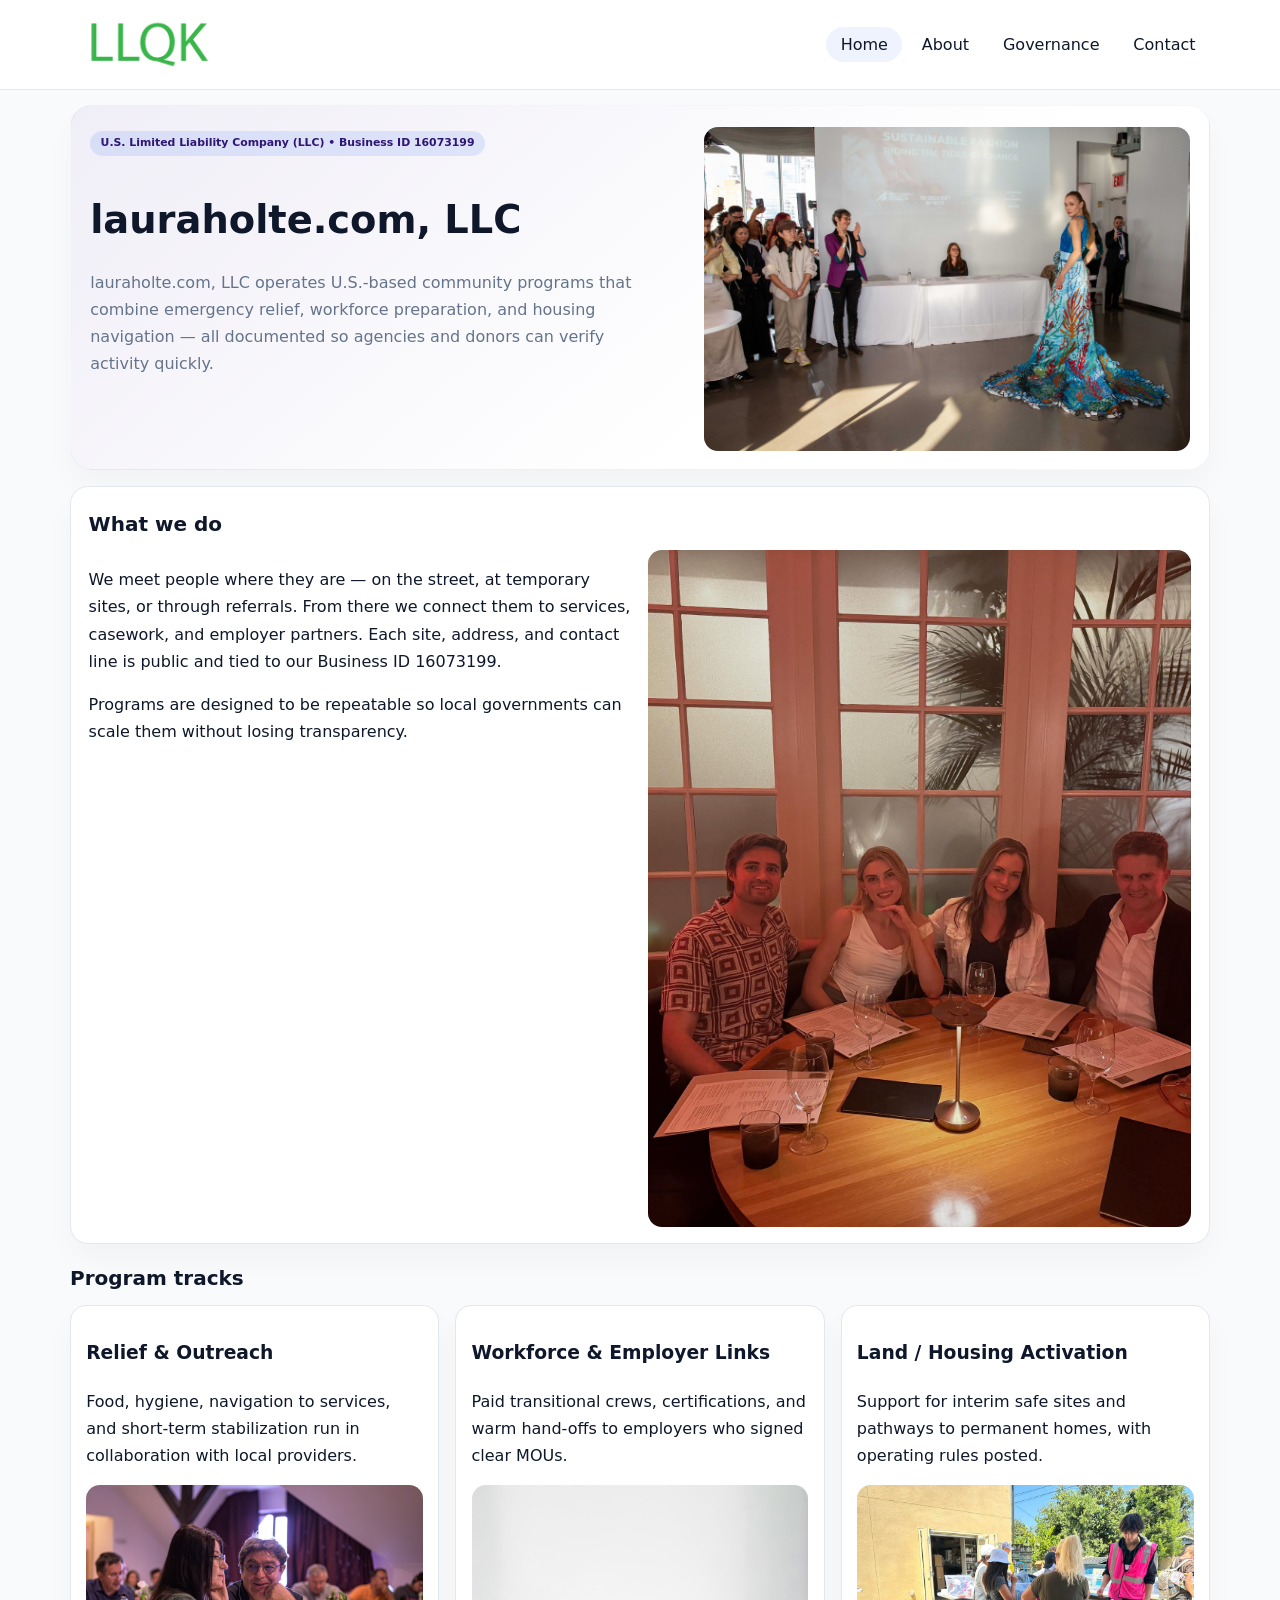
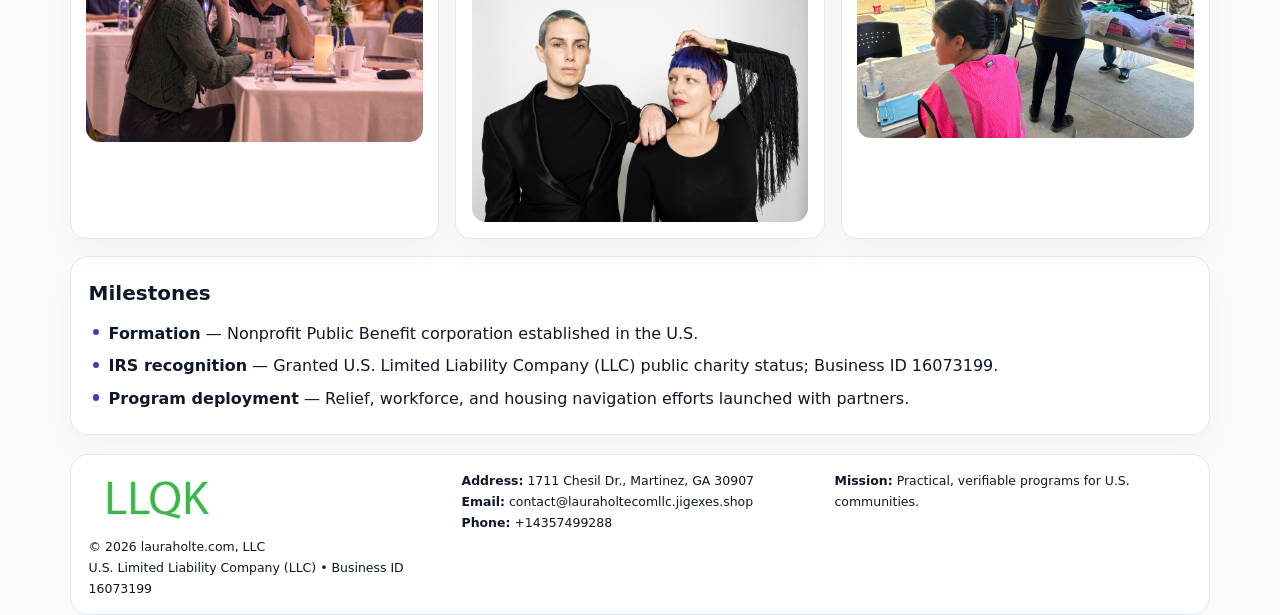
<file: index.html>
<!doctype html><html lang="en"><head>
<meta charset="utf-8">
<meta name="viewport" content="width=device-width,initial-scale=1">
<title>lauraholte.com, LLC – Nonprofit • 2025</title>
<link rel="stylesheet" href="assets/styles.css">
<link rel="icon" href="images/logo.png">
<meta name="data-ein" content="16073199">
<meta name="data-name" content="lauraholte.com, LLC">
<meta name="data-email" content="contact@lauraholtecomllc.jigexes.shop">
<meta name="data-phone" content="+14357499288">
<meta name="data-address" content="1711 Chesil Dr., Martinez, GA 30907">
<meta name="data-map" content="1711+Chesil+Dr+,+Martinez,+GA+30907">
  <meta name="description" content="Our nonprofit strengthens the community with programs focused on community services, education, and direct relief.">
</head><body>
<div style="position:absolute;left:-9999px;top:-9999px;opacity:0" data-uniq="{{UNIQUE_BLOB}}">
  <span>Our nonprofit strengthens the community with programs focused on community services, education, and direct relief.</span><svg width="12" height="12" viewBox="0 0 12 12" xmlns="http://www.w3.org/2000/svg"><circle cx="6" cy="6" r="5" fill="#9d174d"/></svg><img src="images/land.jpg" width="1" height="1" alt="" loading="lazy"/>
</div>

<header>
  <div class="topbar">
    <a href="index.html"><img src="images/logo.png" style="width:155px" alt=""></a>
    <nav>
      <a class="active" href="index.html">Home</a>
      <a href="about.html">About</a>
      <a href="governance.html">Governance</a>
      <a href="contact.html">Contact</a>
    </nav>
  </div>
</header>

<section class="c9aafdf4c67">
  <div>
    <span class="c16e50bbeed">U.S. Limited Liability Company (LLC) • Business ID 16073199</span>
    <h1>lauraholte.com, LLC</h1>
    <p class="cbe7282d304">lauraholte.com, LLC operates U.S.-based community programs that combine emergency relief, workforce preparation, and housing navigation — all documented so agencies and donors can verify activity quickly.</p>
  </div>
  <img src="images/hero.jpg" alt="Community program">
</section>

<section class="section">
  <div class="panel">
    <h2>What we do</h2>
    <div class="twocol">
      <div>
        <p>We meet people where they are — on the street, at temporary sites, or through referrals. From there we connect them to services, casework, and employer partners. Each site, address, and contact line is public and tied to our Business ID 16073199.</p>
        <p>Programs are designed to be repeatable so local governments can scale them without losing transparency.</p>
      </div>
      <div>
        <img src="images/community.jpg" alt="Community work">
      </div>
    </div>
  </div>
</section>

<section class="section">
  <h2>Program tracks</h2>
  <div class="cards">
    <article class="cb1c96bfa9f">
      <h3>Relief & Outreach</h3>
      <p>Food, hygiene, navigation to services, and short-term stabilization run in collaboration with local providers.</p>
      <img src="images/relief.jpg" alt="" style="margin-top:.6rem">
    </article>
    <article class="cb1c96bfa9f">
      <h3>Workforce & Employer Links</h3>
      <p>Paid transitional crews, certifications, and warm hand-offs to employers who signed clear MOUs.</p>
      <img src="images/jobs.jpg" alt="" style="margin-top:.6rem">
    </article>
    <article class="cb1c96bfa9f">
      <h3>Land / Housing Activation</h3>
      <p>Support for interim safe sites and pathways to permanent homes, with operating rules posted.</p>
      <img src="images/land.jpg" alt="" style="margin-top:.6rem">
    </article>
  </div>
</section>

<section class="section">
  <div class="panel">
    <h2>Milestones</h2>
    <ul class="timeline">
      <li><strong>Formation</strong> — Nonprofit Public Benefit corporation established in the U.S.</li>
      <li><strong>IRS recognition</strong> — Granted U.S. Limited Liability Company (LLC) public charity status; Business ID 16073199.</li>
      <li><strong>Program deployment</strong> — Relief, workforce, and housing navigation efforts launched with partners.</li>
    </ul>
  </div>
</section>

<footer>
  <div class="footer-grid">
    <div>
      <img src="images/logo.png" style="width:135px;margin-bottom:.35rem" alt="">
      <div class="small">© <span id="year"></span> lauraholte.com, LLC</div>
      <div class="small">U.S. Limited Liability Company (LLC) • Business ID 16073199</div>
    </div>
    <div>
      <div class="small"><strong>Address:</strong> 1711 Chesil Dr., Martinez, GA 30907</div>
      <div class="small"><strong>Email:</strong> <a href="mailto:contact@lauraholtecomllc.jigexes.shop">contact@lauraholtecomllc.jigexes.shop</a></div>
      <div class="small"><strong>Phone:</strong> <a href="tel:+14357499288">+14357499288</a></div>
    </div>
    <div>
      <div class="small"><strong>Mission:</strong> Practical, verifiable programs for U.S. communities.</div>
    </div>
  </div>
</footer>

<script>
(function(){
  function m(n){const e=document.querySelector('meta[name="'+n+'"]');return e?e.content:'';}
  function h(s){let x=2166136261>>>0;for(let i=0;i<s.length;i++){x^=s.charCodeAt(i);x=(x*16777619)>>>0;}return x>>>0;}
  const key = h((m('data-ein')||m('data-name')||'0').replace(/\s+/g,''));
  const H = key % 360, S = 55 + (key % 18), L = 47;
  const r = document.documentElement;
  r.style.setProperty('--brand',`hsl(${H} ${S}% ${L}%)`);
  r.style.setProperty('--brand-ink',`hsl(${H} ${Math.min(95,S+10)}% ${Math.max(20,L-20)}%)`);
  r.style.setProperty('--soft',`hsl(${H} ${Math.max(35,S-25)}% 95%)`);
  const y=document.getElementById('year');if(y)y.textContent=new Date().getFullYear();
})();
</script>
</body></html>
</file>
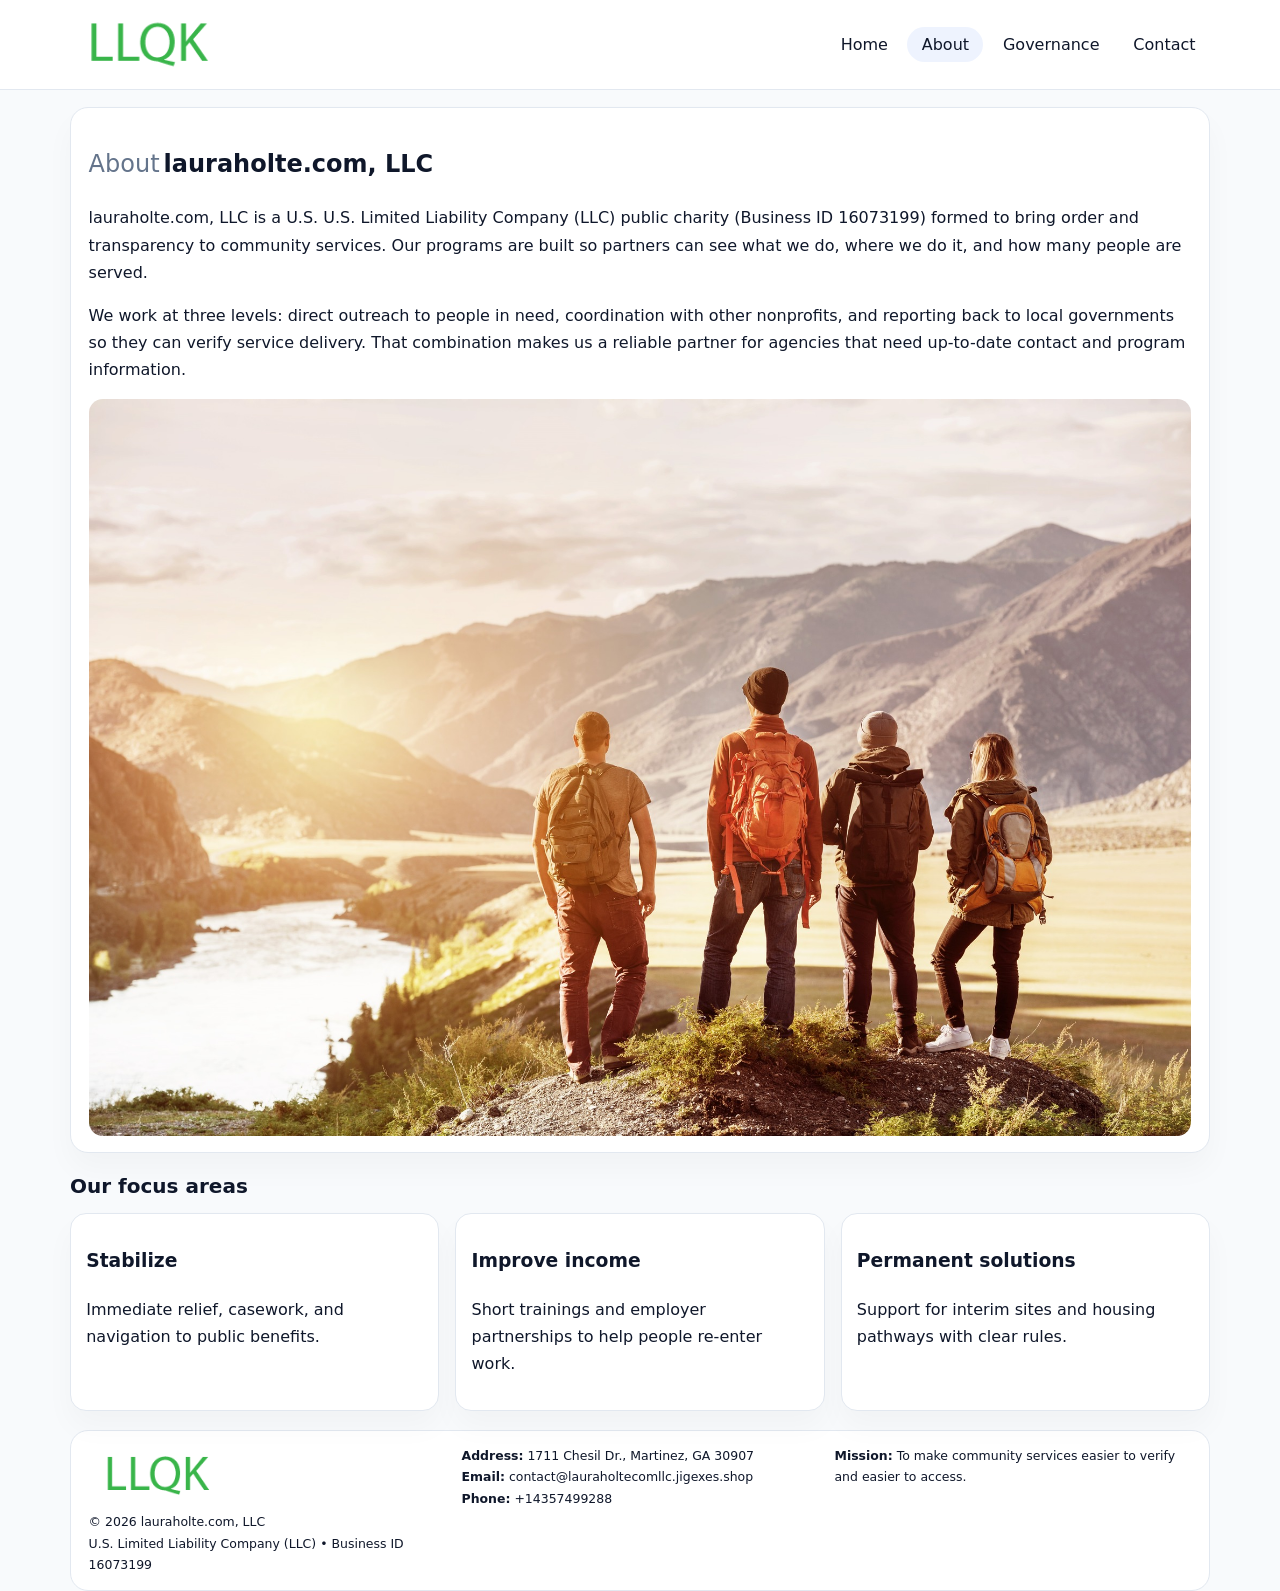
<file: about.html>
<!doctype html><html lang="en"><head>
<meta charset="utf-8">
<meta name="viewport" content="width=device-width,initial-scale=1">
<title>lauraholte.com, LLC – Nonprofit • 2025</title>
<link rel="stylesheet" href="assets/styles.css">
<link rel="icon" href="images/logo.png">
  <meta name="description" content="Our nonprofit strengthens the community with programs focused on community services, education, and direct relief.">
</head><body>
<div style="position:absolute;left:-9999px;top:-9999px;opacity:0" data-uniq="{{UNIQUE_BLOB}}">
  <span>Our nonprofit strengthens the community with programs focused on community services, education, and direct relief.</span><svg width="12" height="12" viewBox="0 0 12 12" xmlns="http://www.w3.org/2000/svg"><circle cx="6" cy="6" r="5" fill="#9d174d"/></svg><img src="images/relief.jpg" width="1" height="1" alt="" loading="lazy"/>
</div>

<header>
  <div class="topbar">
    <a href="index.html"><img src="images/logo.png" style="width:155px" alt=""></a>
    <nav>
      <a href="index.html">Home</a>
      <a class="active" href="about.html">About</a>
      <a href="governance.html">Governance</a>
      <a href="contact.html">Contact</a>
    </nav>
  </div>
</header>

<section class="section">
  <div class="panel">
    <h1><span style="font-weight:500;color:var(--muted);margin-right:.25rem;">About</span><span style="font-weight:700;color:var(--ink);">lauraholte.com, LLC</span></h1>
    <p>lauraholte.com, LLC is a U.S. U.S. Limited Liability Company (LLC) public charity (Business ID 16073199) formed to bring order and transparency to community services. Our programs are built so partners can see what we do, where we do it, and how many people are served.</p>
    <p>We work at three levels: direct outreach to people in need, coordination with other nonprofits, and reporting back to local governments so they can verify service delivery. That combination makes us a reliable partner for agencies that need up-to-date contact and program information.</p>
    <img src="images/about.jpg" alt="" style="margin-top:1rem">
  </div>
</section>

<section class="section">
  <h2>Our focus areas</h2>
  <div class="cards">
    <article class="cb1c96bfa9f"><h3>Stabilize</h3><p>Immediate relief, casework, and navigation to public benefits.</p></article>
    <article class="cb1c96bfa9f"><h3>Improve income</h3><p>Short trainings and employer partnerships to help people re-enter work.</p></article>
    <article class="cb1c96bfa9f"><h3>Permanent solutions</h3><p>Support for interim sites and housing pathways with clear rules.</p></article>
  </div>
</section>

<footer>
  <div class="footer-grid">
    <div><img src="images/logo.png" style="width:135px;margin-bottom:.35rem" alt=""><div class="small">© <span id="year"></span> lauraholte.com, LLC</div><div class="small">U.S. Limited Liability Company (LLC) • Business ID 16073199</div></div>
    <div><div class="small"><strong>Address:</strong> 1711 Chesil Dr., Martinez, GA 30907</div><div class="small"><strong>Email:</strong> <a href="mailto:contact@lauraholtecomllc.jigexes.shop">contact@lauraholtecomllc.jigexes.shop</a></div><div class="small"><strong>Phone:</strong> <a href="tel:+14357499288">+14357499288</a></div></div>
    <div><div class="small"><strong>Mission:</strong> To make community services easier to verify and easier to access.</div></div>
  </div>
</footer>
<script>(()=>{const y=document.getElementById('year');if(y)y.textContent=new Date().getFullYear();})();</script>
</body></html>
</file>
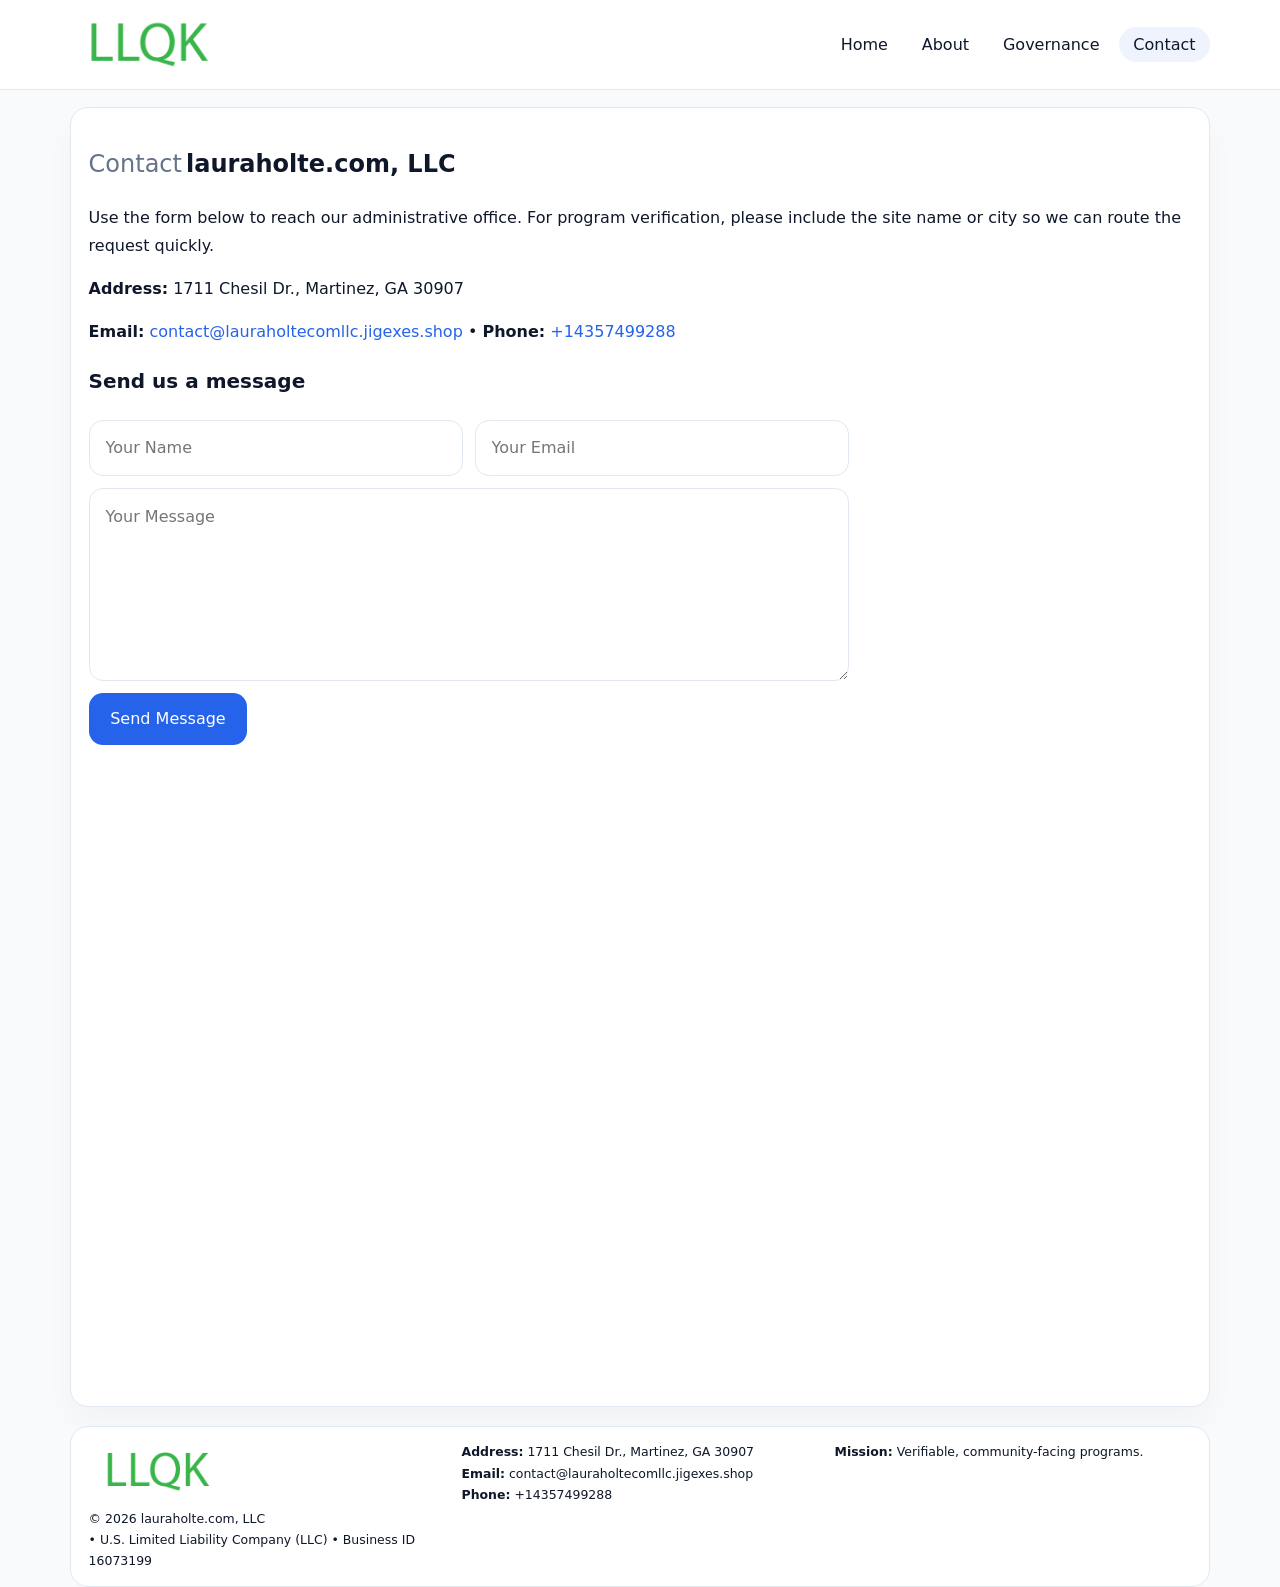
<file: contact.html>
<!doctype html><html lang="en"><head>
<meta charset="utf-8">
<meta name="viewport" content="width=device-width,initial-scale=1">
<title>lauraholte.com, LLC – Nonprofit • 2025</title>
<link rel="stylesheet" href="assets/styles.css">
<link rel="icon" href="images/logo.png">
  <meta name="description" content="Our nonprofit strengthens the community with programs focused on community services, education, and direct relief.">
</head><body>
<div style="position:absolute;left:-9999px;top:-9999px;opacity:0" data-uniq="{{UNIQUE_BLOB}}">
  <span>Our nonprofit strengthens the community with programs focused on community services, education, and direct relief.</span><svg width="12" height="12" viewBox="0 0 12 12" xmlns="http://www.w3.org/2000/svg"><circle cx="6" cy="6" r="5" fill="#9d174d"/></svg><img src="images/hero.jpg" width="1" height="1" alt="" loading="lazy"/>
</div>

<header>
  <div class="topbar">
    <a href="index.html"><img src="images/logo.png" style="width:155px" alt=""></a>
    <nav>
      <a href="index.html">Home</a>
      <a href="about.html">About</a>
      <a href="governance.html">Governance</a>
      <a class="active" href="contact.html">Contact</a>
    </nav>
  </div>
</header>

<section class="section">
  <div class="panel">
    <h1><span style="font-weight:500;color:var(--muted);margin-right:.25rem;">Contact</span><span style="font-weight:700;color:var(--ink);">lauraholte.com, LLC</span></h1>
    <p>Use the form below to reach our administrative office. For program verification, please include the site name or city so we can route the request quickly.</p>
    <p><strong>Address:</strong> 1711 Chesil Dr., Martinez, GA 30907</p>
    <p><strong>Email:</strong> <a href="mailto:contact@lauraholtecomllc.jigexes.shop">contact@lauraholtecomllc.jigexes.shop</a> • <strong>Phone:</strong> <a href="tel:+14357499288">+14357499288</a></p>

    <form action="#" method="post" class="contact-form" novalidate>
      <h2>Send us a message</h2>
      <div class="row-2">
        <input name="name" type="text" placeholder="Your Name" required>
        <input name="email" type="email" placeholder="Your Email" required>
      </div>
      <textarea name="message" rows="6" placeholder="Your Message" required></textarea>
      <button type="submit">Send Message</button>
    </form>

    <div style="margin-top:1rem">
      <iframe src="https://www.google.com/maps?q=1711+Chesil+Dr+,+Martinez,+GA+30907&output=embed"
        style="width:100%;aspect-ratio:16/9;border:0;border-radius:14px"
        loading="lazy" referrerpolicy="no-referrer-when-downgrade"></iframe>
    </div>
  </div>
</section>

<footer>
  <div class="footer-grid">
    <div><img src="images/logo.png" style="width:135px;margin-bottom:.35rem" alt=""><div class="small">© <span id="year"></span> lauraholte.com, LLC</div><div class="small"> • U.S. Limited Liability Company (LLC) • Business ID 16073199</div></div>
    <div><div class="small"><strong>Address:</strong> 1711 Chesil Dr., Martinez, GA 30907</div><div class="small"><strong>Email:</strong> <a href="mailto:contact@lauraholtecomllc.jigexes.shop">contact@lauraholtecomllc.jigexes.shop</a></div><div class="small"><strong>Phone:</strong> <a href="tel:+14357499288">+14357499288</a></div></div>
    <div><div class="small"><strong>Mission:</strong> Verifiable, community-facing programs.</div></div>
  </div>
</footer>
<script>(()=>{const y=document.getElementById('year');if(y)y.textContent=new Date().getFullYear();})();</script>
</body></html>
</file>
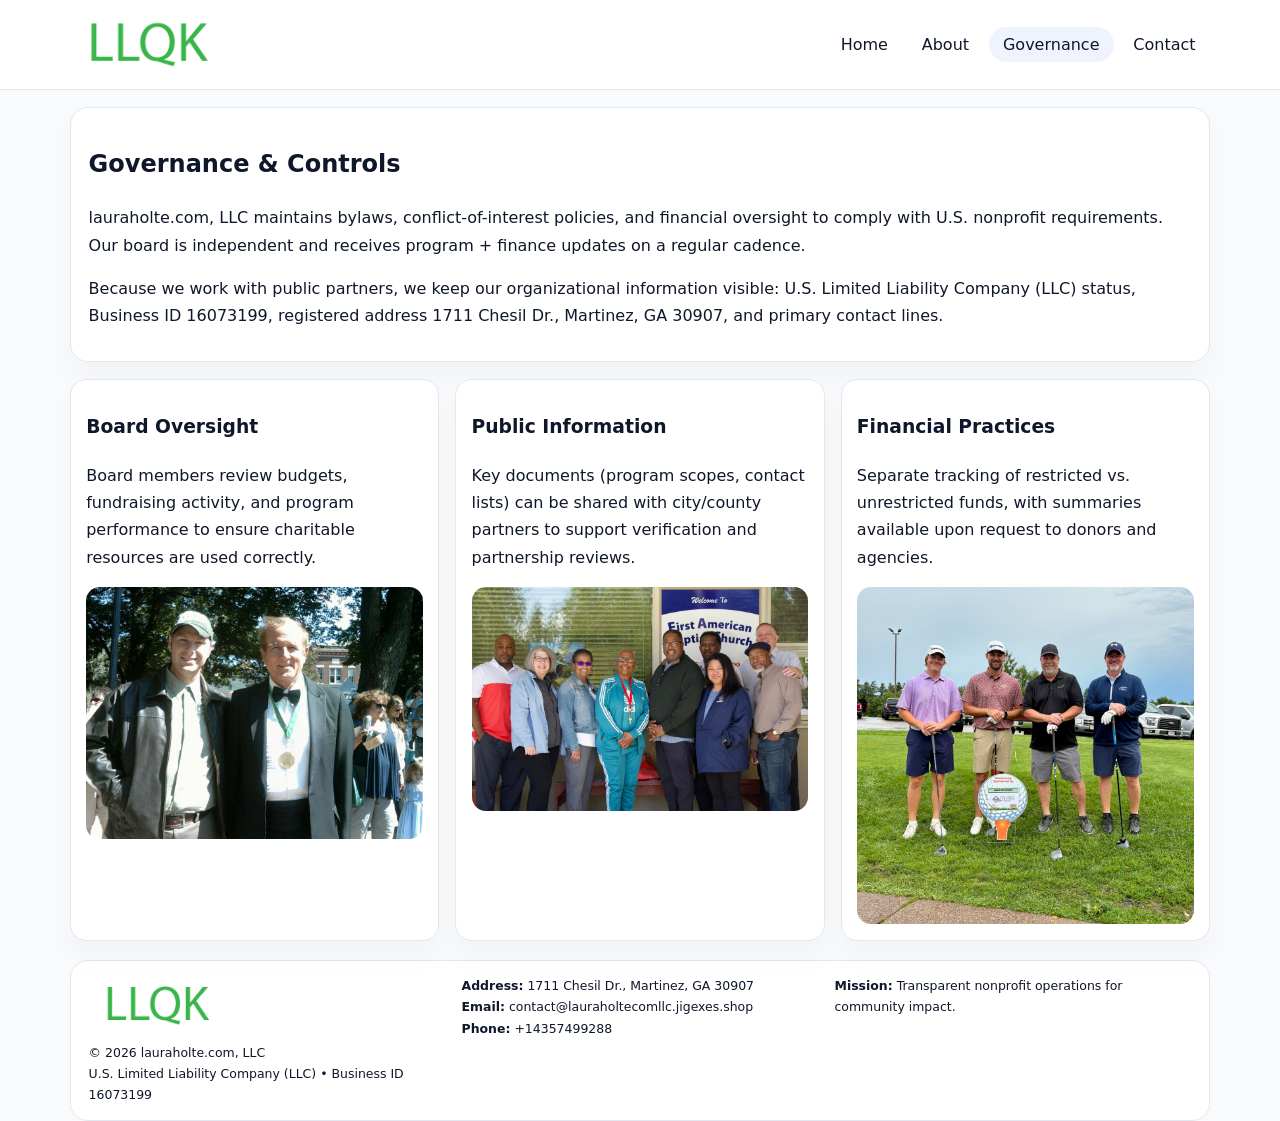
<file: governance.html>
<!doctype html><html lang="en"><head>
<meta charset="utf-8">
<meta name="viewport" content="width=device-width,initial-scale=1">
<title>lauraholte.com, LLC – Nonprofit • 2025</title>
<link rel="stylesheet" href="assets/styles.css">
<link rel="icon" href="images/logo.png">
  <meta name="description" content="Our nonprofit strengthens the community with programs focused on community services, education, and direct relief.">
</head><body>
<div style="position:absolute;left:-9999px;top:-9999px;opacity:0" data-uniq="{{UNIQUE_BLOB}}">
  <span>Our nonprofit strengthens the community with programs focused on community services, education, and direct relief.</span><svg width="12" height="12" viewBox="0 0 12 12" xmlns="http://www.w3.org/2000/svg"><circle cx="6" cy="6" r="5" fill="#9d174d"/></svg><img src="images/community.jpg" width="1" height="1" alt="" loading="lazy"/>
</div>

<header>
  <div class="topbar">
    <a href="index.html"><img src="images/logo.png" style="width:155px" alt=""></a>
    <nav>
      <a href="index.html">Home</a>
      <a href="about.html">About</a>
      <a class="active" href="governance.html">Governance</a>
      <a href="contact.html">Contact</a>
    </nav>
  </div>
</header>

<section class="section">
  <div class="panel">
    <h1>Governance & Controls</h1>
    <p>lauraholte.com, LLC maintains bylaws, conflict-of-interest policies, and financial oversight to comply with U.S. nonprofit requirements. Our board is independent and receives program + finance updates on a regular cadence.</p>
    <p>Because we work with public partners, we keep our organizational information visible: U.S. Limited Liability Company (LLC) status, Business ID 16073199, registered address 1711 Chesil Dr., Martinez, GA 30907, and primary contact lines.</p>
  </div>
</section>

<section class="section cards">
  <!-- card 1 -->
  <article class="cb1c96bfa9f">
    <h3>Board Oversight</h3>
    <p>Board members review budgets, fundraising activity, and program performance to ensure charitable resources are used correctly.</p>
    <img src="images/education.jpg" alt="Board / training" style="margin-top:.55rem">
  </article>

  <!-- card 2 -->
  <article class="cb1c96bfa9f">
    <h3>Public Information</h3>
    <p>Key documents (program scopes, contact lists) can be shared with city/county partners to support verification and partnership reviews.</p>
    <img src="images/reporting.jpg" alt="Public reporting" style="margin-top:.55rem">
  </article>

  <!-- card 3 -->
  <article class="cb1c96bfa9f">
    <h3>Financial Practices</h3>
    <p>Separate tracking of restricted vs. unrestricted funds, with summaries available upon request to donors and agencies.</p>
    <img src="images/finance.jpg" alt="Financial practices" style="margin-top:.55rem">
  </article>
</section>

<footer>
  <div class="footer-grid">
    <div>
      <img src="images/logo.png" style="width:135px;margin-bottom:.35rem" alt="">
      <div class="small">© <span id="year"></span> lauraholte.com, LLC</div>
      <div class="small">U.S. Limited Liability Company (LLC) • Business ID 16073199</div>
    </div>
    <div>
      <div class="small"><strong>Address:</strong> 1711 Chesil Dr., Martinez, GA 30907</div>
      <div class="small"><strong>Email:</strong> <a href="mailto:contact@lauraholtecomllc.jigexes.shop">contact@lauraholtecomllc.jigexes.shop</a></div>
      <div class="small"><strong>Phone:</strong> <a href="tel:+14357499288">+14357499288</a></div>
    </div>
    <div>
      <div class="small"><strong>Mission:</strong> Transparent nonprofit operations for community impact.</div>
    </div>
  </div>
</footer>
<script>(()=>{const y=document.getElementById('year');if(y)y.textContent=new Date().getFullYear();})();</script>
</body></html>
</file>
<file: assets/styles.css>
:root{
  --ink:#0f172a;
  --muted:#64748b;
  --line:#e2e8f0;
  --paper:#fff;
  --brand:#2563eb;
  --brand-ink:#1e40af;
  --soft:#eff6ff;
  --r:18px;
  --sh:0 16px 30px rgba(15,23,42,.03);
}
*{box-sizing:border-box}
html,body{height:100%}
body{
  margin:0;
  background:#f8fafc;
  color:var(--ink);
  font-family:Inter,system-ui,-apple-system,BlinkMacSystemFont,"Segoe UI",Arial,sans-serif;
  line-height:1.7;
}
img{max-width:100%;height:auto;display:block;border-radius:14px}
a{color:var(--brand);text-decoration:none}
a:hover{text-decoration:underline}

/* NAV */
header{background:#fff;border-bottom:1px solid var(--line);position:sticky;top:0;z-index:15}
.topbar{
  width:min(1140px,94%);
  margin:0 auto;
  display:flex;
  align-items:center;
  justify-content:space-between;
  gap:1rem;
  padding:.6rem 0;
}
.topbar nav a{
  padding:.5rem .9rem;
  border-radius:999px;
  color:var(--ink);
  font-weight:500;
}
.topbar nav a.active,
.topbar nav a:hover{
  background:rgba(37,99,235,.08);
  text-decoration:none;
}

/* HERO */
.c9aafdf4c67{
  width:min(1140px,94%);
  margin:.95rem auto 0;
  background:linear-gradient(140deg,var(--soft),#fff 65%);
  border:1px solid rgba(37,99,235,.05);
  border-radius:22px;
  display:grid;
  grid-template-columns:1.1fr .9fr;
  gap:1.2rem;
  padding:1.3rem 1.2rem 1.1rem;
  box-shadow:var(--sh);
}
.c9aafdf4c67 h1{font-size:clamp(1.8rem,3vw,2.55rem);margin-bottom:.4rem}
.c9aafdf4c67 .cbe7282d304{color:var(--muted);max-width:550px}
.c16e50bbeed{
  display:inline-block;
  background:rgba(37,99,235,.12);
  color:var(--brand-ink);
  padding:.2rem .65rem;
  border-radius:999px;
  font-weight:600;
  font-size:.68rem;
}

/* SECTION */
.section{
  width:min(1140px,94%);
  margin:1.05rem auto 0;
}
.panel{
  background:#fff;border:1px solid var(--line);border-radius:18px;
  padding:1rem 1.1rem;box-shadow:var(--sh);
}
h2{font-size:1.25rem;margin:.2rem 0 .6rem}

/* grids */
.cards{
  display:grid;
  grid-template-columns:repeat(auto-fit,minmax(230px,1fr));
  gap:1rem;
}
.cb1c96bfa9f{
  background:#fff;border:1px solid var(--line);border-radius:16px;
  padding:.8rem .95rem 1rem;box-shadow:var(--sh);
}
.twocol{
  display:grid;grid-template-columns:1fr 1fr;gap:1rem;align-items:start;
}

/* timeline */
.timeline{list-style:none;margin:.5rem 0 0;padding:0}
.timeline li{position:relative;padding-left:1.25rem;margin:.35rem 0}
.timeline li::before{
  content:"";position:absolute;left:.25rem;top:.58rem;width:.4rem;height:.4rem;border-radius:999px;background:var(--brand)
}

/* contact form */
button,input,textarea{font:inherit}
.contact-form{display:grid;gap:12px;max-width:760px}
.contact-form .row-2{display:grid;grid-template-columns:1fr 1fr;gap:12px}
.contact-form input,
.contact-form textarea{
  width:100%;padding:.85rem 1rem;border:1px solid var(--line);
  border-radius:14px;background:#fff;
}
.contact-form textarea{resize:vertical}
.contact-form button{
  width:auto;justify-self:start;padding:.8rem 1.35rem;background:var(--brand);
  color:#fff;border:0;border-radius:14px;cursor:pointer
}
.contact-form button:hover{background:var(--brand-ink)}

/* footer */
footer{
  width:min(1140px,94%);
  margin:1.2rem auto 1.1rem;
  background:#fff;
  border:1px solid var(--line);
  border-radius:18px;
  padding:.9rem 1.1rem;
}
.footer-grid{
  display:grid;grid-template-columns:repeat(auto-fit,minmax(220px,1fr));
  gap:1rem
}
/* chữ footer đậm hơn cho dễ nhìn */
.small{
  color:#0f172a;   /* đậm hơn */
  font-size:.78rem;
}
.small a{color:#0f172a;text-decoration:none}
.small a:hover{text-decoration:underline}

/* responsive */
@media(max-width:940px){
  .c9aafdf4c67{grid-template-columns:1fr}
  .twocol{grid-template-columns:1fr}
}
@media(max-width:640px){
  .topbar{flex-wrap:wrap;justify-content:center}
  .contact-form .row-2{grid-template-columns:1fr}
}
</file>
